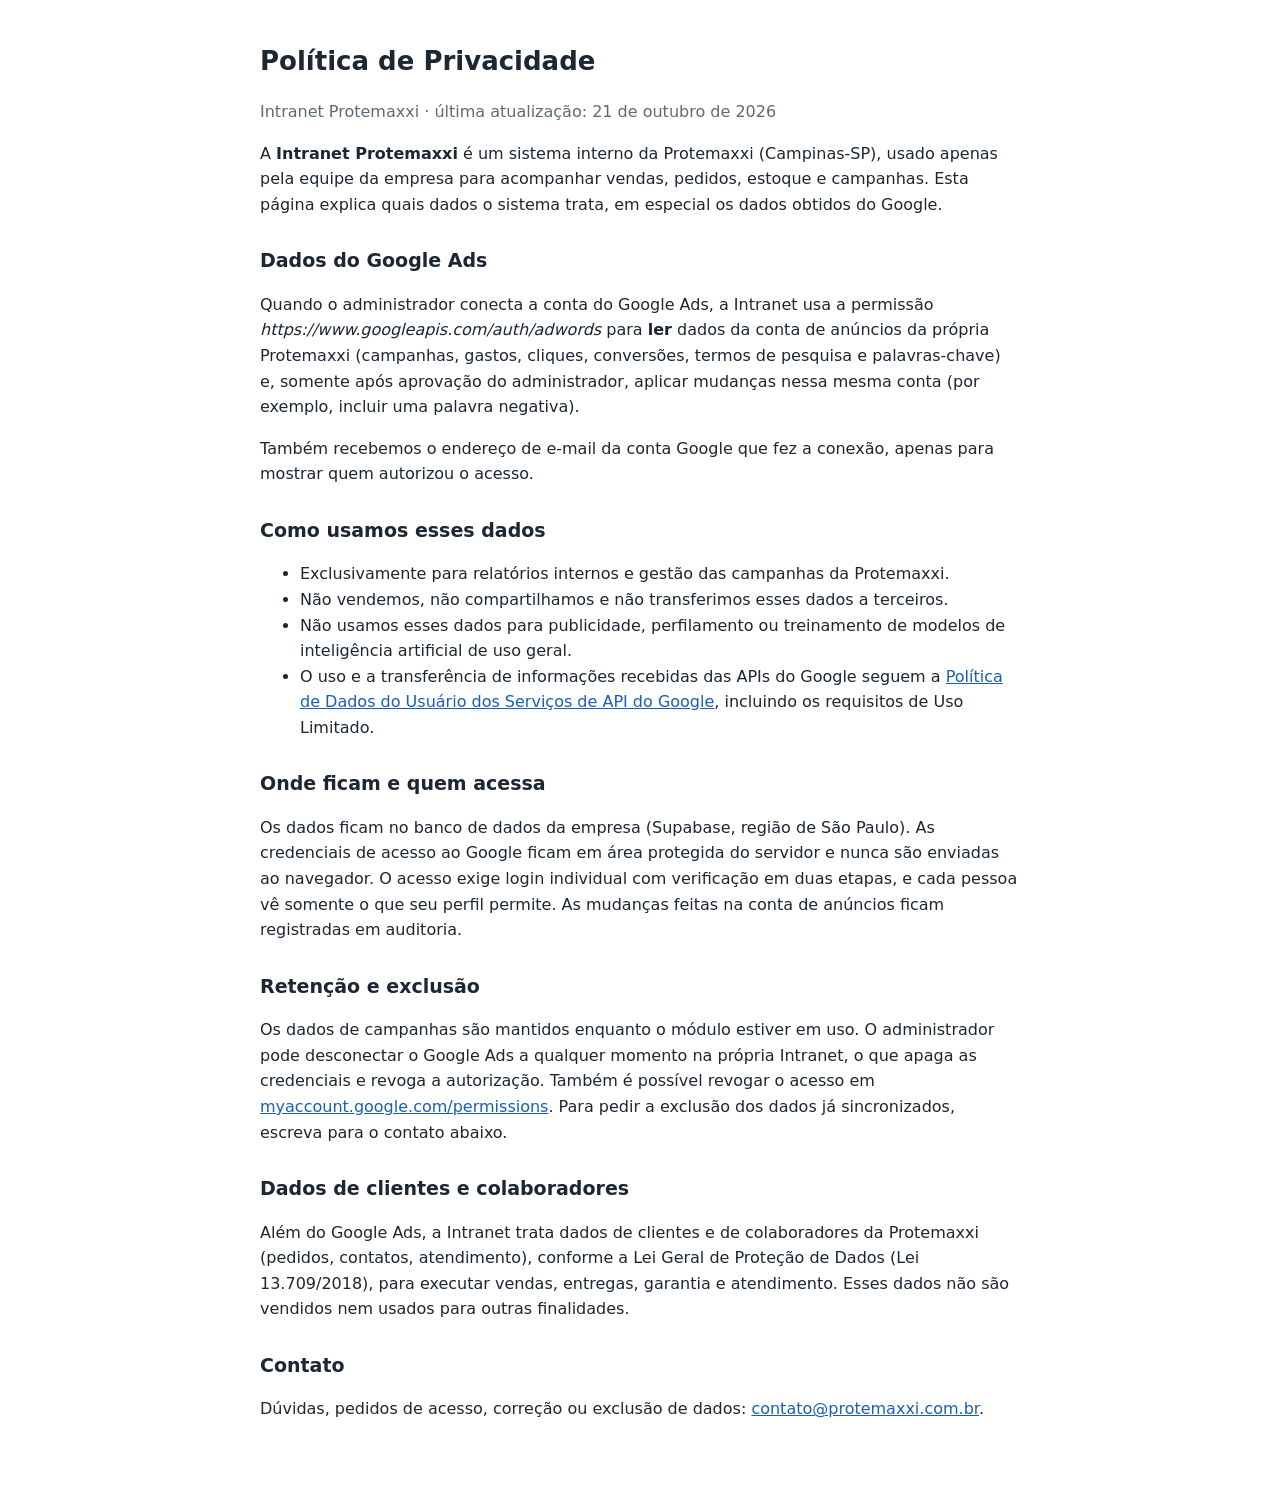
<file: privacidade.html>
<!doctype html>
<html lang="pt-BR">
<head>
<meta charset="utf-8">
<meta http-equiv="Content-Security-Policy" content="default-src 'self'; script-src 'self'; style-src 'self' 'unsafe-inline' https://fonts.googleapis.com; font-src https://fonts.gstatic.com; img-src 'self' data:; connect-src 'none'; frame-ancestors 'none'; base-uri 'self'; form-action 'none'">
<meta name="viewport" content="width=device-width, initial-scale=1">
<title>Política de Privacidade — Intranet Protemaxxi</title>
<style>
  body { font: 16px/1.6 system-ui, -apple-system, "Segoe UI", Roboto, sans-serif; color: #1c2733; max-width: 760px; margin: 0 auto; padding: 24px 16px 64px; background: #fff; }
  h1 { font-size: 26px; margin-bottom: 4px; } h2 { font-size: 19px; margin-top: 28px; }
  small, .data { color: #5b6b7a; } a { color: #1a5fb4; }
</style>
</head>
<body>
<h1>Política de Privacidade</h1>
<p class="data">Intranet Protemaxxi · última atualização: 21 de outubro de 2026</p>

<p>A <b>Intranet Protemaxxi</b> é um sistema interno da Protemaxxi (Campinas-SP), usado apenas pela equipe da empresa para acompanhar vendas, pedidos, estoque e campanhas. Esta página explica quais dados o sistema trata, em especial os dados obtidos do Google.</p>

<h2>Dados do Google Ads</h2>
<p>Quando o administrador conecta a conta do Google Ads, a Intranet usa a permissão <i>https://www.googleapis.com/auth/adwords</i> para <b>ler</b> dados da conta de anúncios da própria Protemaxxi (campanhas, gastos, cliques, conversões, termos de pesquisa e palavras-chave) e, somente após aprovação do administrador, aplicar mudanças nessa mesma conta (por exemplo, incluir uma palavra negativa).</p>
<p>Também recebemos o endereço de e-mail da conta Google que fez a conexão, apenas para mostrar quem autorizou o acesso.</p>

<h2>Como usamos esses dados</h2>
<ul>
  <li>Exclusivamente para relatórios internos e gestão das campanhas da Protemaxxi.</li>
  <li>Não vendemos, não compartilhamos e não transferimos esses dados a terceiros.</li>
  <li>Não usamos esses dados para publicidade, perfilamento ou treinamento de modelos de inteligência artificial de uso geral.</li>
  <li>O uso e a transferência de informações recebidas das APIs do Google seguem a <a href="https://developers.google.com/terms/api-services-user-data-policy">Política de Dados do Usuário dos Serviços de API do Google</a>, incluindo os requisitos de Uso Limitado.</li>
</ul>

<h2>Onde ficam e quem acessa</h2>
<p>Os dados ficam no banco de dados da empresa (Supabase, região de São Paulo). As credenciais de acesso ao Google ficam em área protegida do servidor e nunca são enviadas ao navegador. O acesso exige login individual com verificação em duas etapas, e cada pessoa vê somente o que seu perfil permite. As mudanças feitas na conta de anúncios ficam registradas em auditoria.</p>

<h2>Retenção e exclusão</h2>
<p>Os dados de campanhas são mantidos enquanto o módulo estiver em uso. O administrador pode desconectar o Google Ads a qualquer momento na própria Intranet, o que apaga as credenciais e revoga a autorização. Também é possível revogar o acesso em <a href="https://myaccount.google.com/permissions">myaccount.google.com/permissions</a>. Para pedir a exclusão dos dados já sincronizados, escreva para o contato abaixo.</p>

<h2>Dados de clientes e colaboradores</h2>
<p>Além do Google Ads, a Intranet trata dados de clientes e de colaboradores da Protemaxxi (pedidos, contatos, atendimento), conforme a Lei Geral de Proteção de Dados (Lei 13.709/2018), para executar vendas, entregas, garantia e atendimento. Esses dados não são vendidos nem usados para outras finalidades.</p>

<h2>Contato</h2>
<p>Dúvidas, pedidos de acesso, correção ou exclusão de dados: <a href="mailto:contato@protemaxxi.com.br">contato@protemaxxi.com.br</a>.</p>
</body>
</html>
</file>
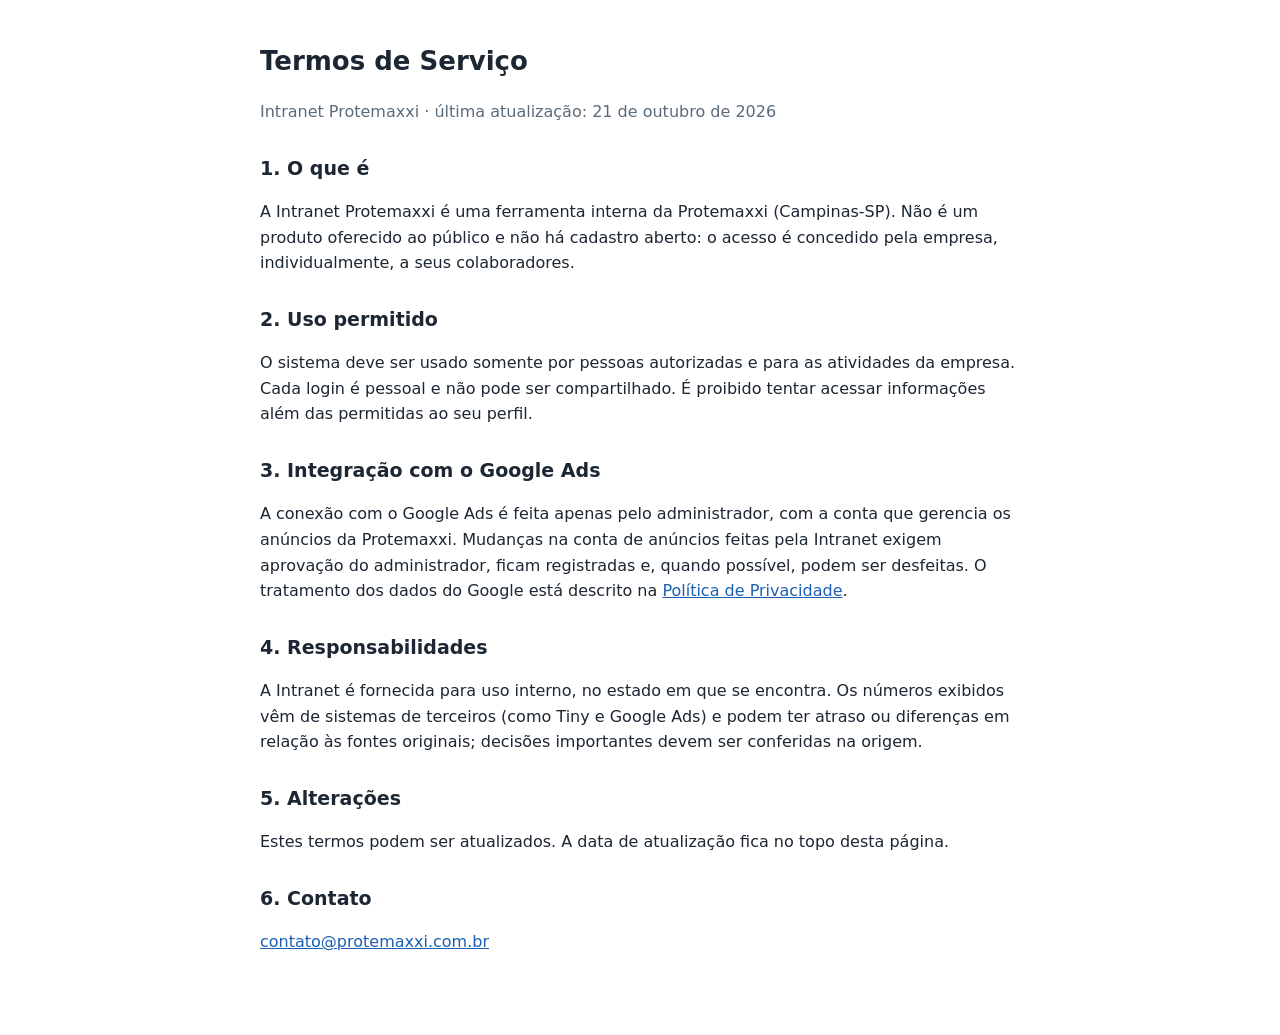
<file: termos.html>
<!doctype html>
<html lang="pt-BR">
<head>
<meta charset="utf-8">
<meta http-equiv="Content-Security-Policy" content="default-src 'self'; script-src 'self'; style-src 'self' 'unsafe-inline' https://fonts.googleapis.com; font-src https://fonts.gstatic.com; img-src 'self' data:; connect-src 'none'; frame-ancestors 'none'; base-uri 'self'; form-action 'none'">
<meta name="viewport" content="width=device-width, initial-scale=1">
<title>Termos de Serviço — Intranet Protemaxxi</title>
<style>
  body { font: 16px/1.6 system-ui, -apple-system, "Segoe UI", Roboto, sans-serif; color: #1c2733; max-width: 760px; margin: 0 auto; padding: 24px 16px 64px; background: #fff; }
  h1 { font-size: 26px; margin-bottom: 4px; } h2 { font-size: 19px; margin-top: 28px; }
  .data { color: #5b6b7a; } a { color: #1a5fb4; }
</style>
</head>
<body>
<h1>Termos de Serviço</h1>
<p class="data">Intranet Protemaxxi · última atualização: 21 de outubro de 2026</p>

<h2>1. O que é</h2>
<p>A Intranet Protemaxxi é uma ferramenta interna da Protemaxxi (Campinas-SP). Não é um produto oferecido ao público e não há cadastro aberto: o acesso é concedido pela empresa, individualmente, a seus colaboradores.</p>

<h2>2. Uso permitido</h2>
<p>O sistema deve ser usado somente por pessoas autorizadas e para as atividades da empresa. Cada login é pessoal e não pode ser compartilhado. É proibido tentar acessar informações além das permitidas ao seu perfil.</p>

<h2>3. Integração com o Google Ads</h2>
<p>A conexão com o Google Ads é feita apenas pelo administrador, com a conta que gerencia os anúncios da Protemaxxi. Mudanças na conta de anúncios feitas pela Intranet exigem aprovação do administrador, ficam registradas e, quando possível, podem ser desfeitas. O tratamento dos dados do Google está descrito na <a href="privacidade.html">Política de Privacidade</a>.</p>

<h2>4. Responsabilidades</h2>
<p>A Intranet é fornecida para uso interno, no estado em que se encontra. Os números exibidos vêm de sistemas de terceiros (como Tiny e Google Ads) e podem ter atraso ou diferenças em relação às fontes originais; decisões importantes devem ser conferidas na origem.</p>

<h2>5. Alterações</h2>
<p>Estes termos podem ser atualizados. A data de atualização fica no topo desta página.</p>

<h2>6. Contato</h2>
<p><a href="mailto:contato@protemaxxi.com.br">contato@protemaxxi.com.br</a></p>
</body>
</html>
</file>
